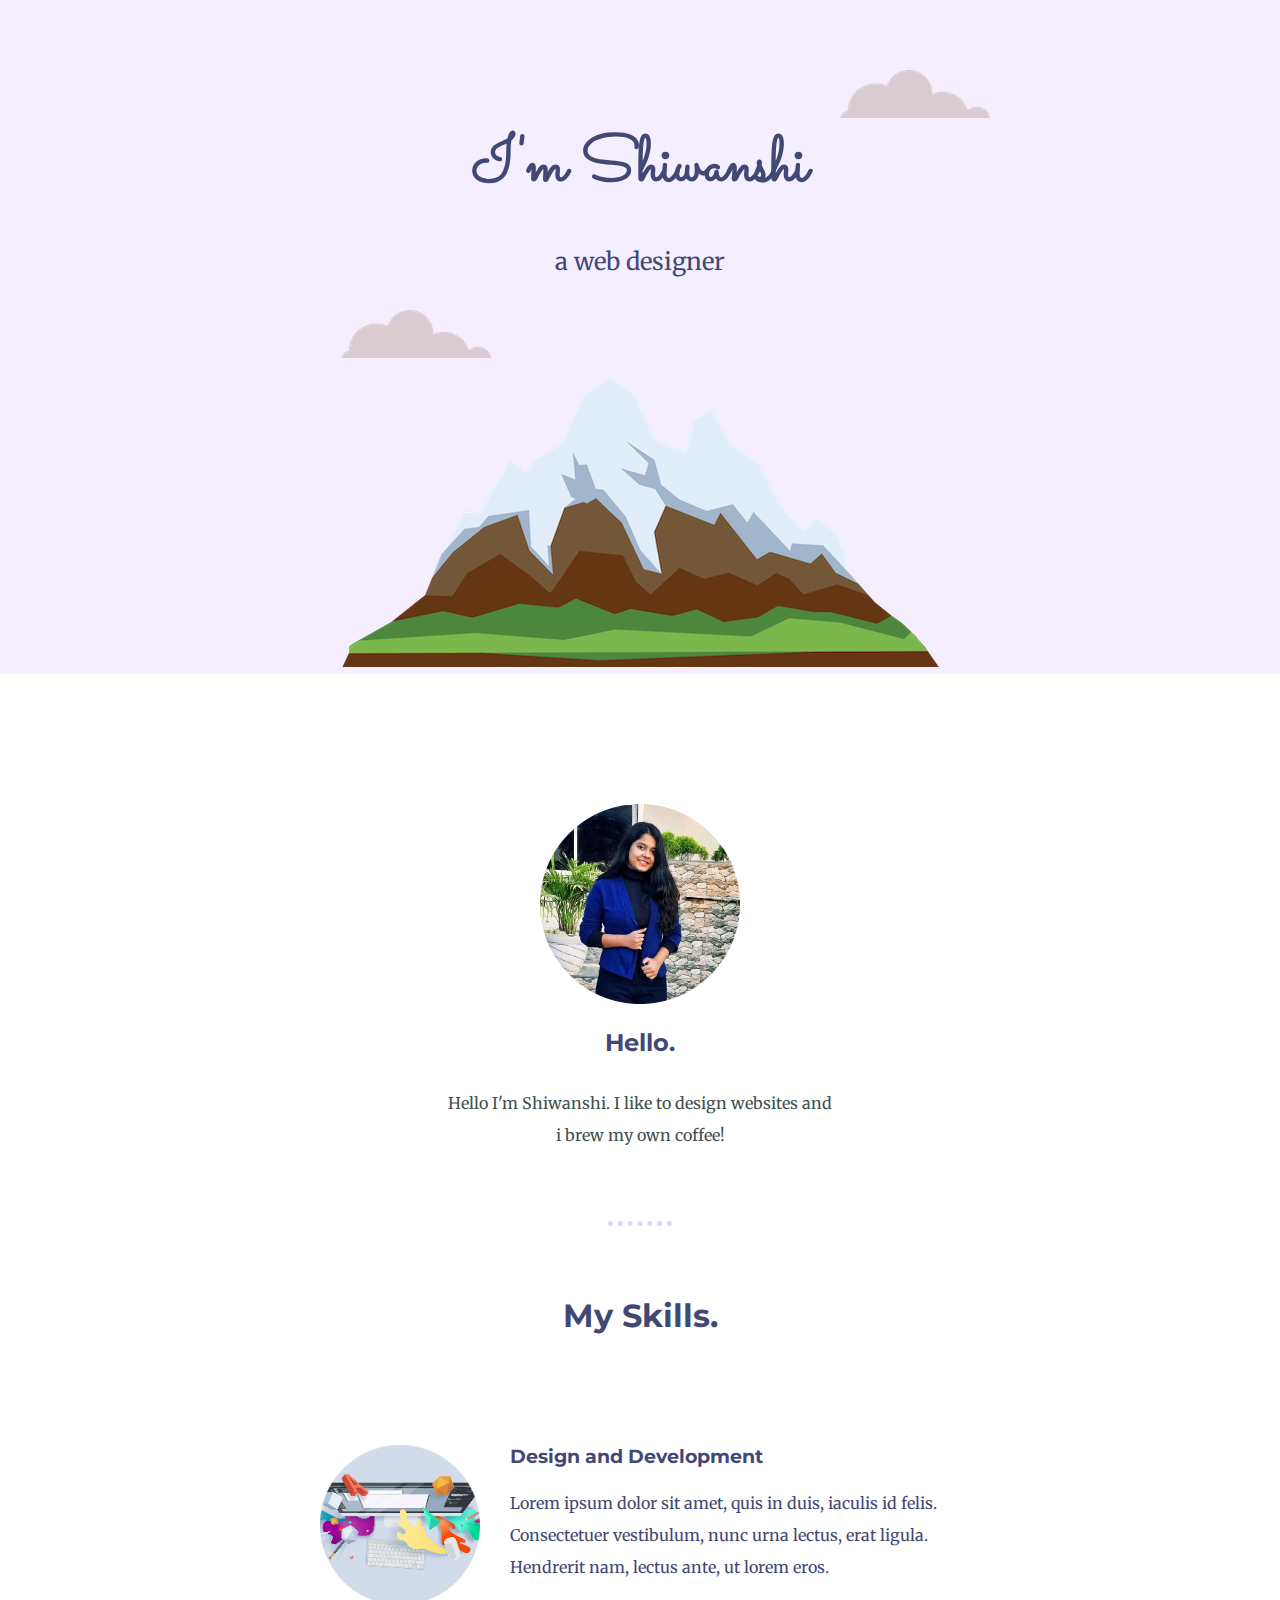
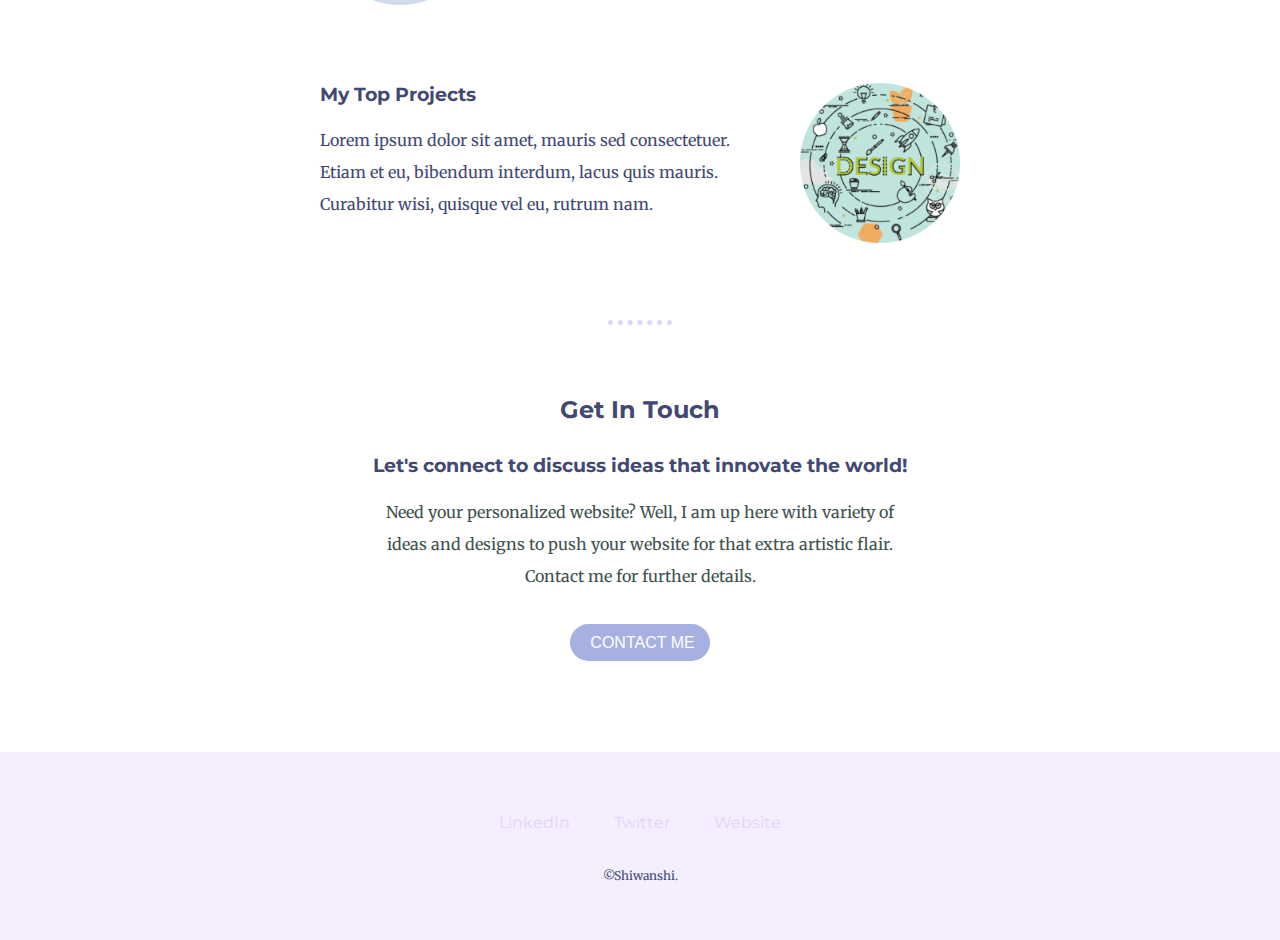
<file: css-mysite/index.html>
<!DOCTYPE html>
<html lang="en">

<head>
  <meta charset="UTF-8">
  <meta http-equiv="X-UA-Compatible" content="IE=edge">
  <meta name="viewport" content="width=\, initial-scale=1.0">
  <title>Shiwanshi</title>
  <link rel="stylesheet" href="css/style.css">
  <link type="image/png" sizes="16x16" rel="icon" href="favicon.png?v=2">
  <link rel="preconnect" href="https://fonts.googleapis.com">
  <link rel="preconnect" href="https://fonts.gstatic.com" crossorigin>
  <link href="https://fonts.googleapis.com/css2?family=Merriweather&family=Montserrat&family=Sacramento&display=swap"
    rel="stylesheet">
</head>

<body>
  <div class="top-container">
    <img class="top-cloud" src="images/cloud.png" alt="cloud">
    <h1>I'm Shiwanshi</h1>
    <p>a web designer</p>
    <img class="bottom-cloud" src="images/cloud.png" alt="cloud">
    <img src="images/mountain.png" alt="mountain">

  </div>

  <div class="middle-container">
    <div class="profile">
      <img class="shiw" src="images/shiw.jpg" alt="">
      <h2>Hello.</h2>
      <p class="intro">Hello I'm Shiwanshi. I like to design websites and i brew my own coffee! </p>
    </div>
    <hr>
    <div class="skills">
      <h2 class="skills-head">My Skills.</h2>
      <div class="skill-row">
        <img class="image-1" src="images/skills.jpg" alt="">
        <h3> Design and Development </h3>
        <p>Lorem ipsum dolor sit amet, quis in duis, iaculis id felis. Consectetuer vestibulum, nunc urna lectus, erat
          ligula. Hendrerit nam, lectus ante, ut lorem eros.</p>
      </div>
      <div class="skill-row">
        <img class="image-2" src="images/project.jpg" alt="">
        <h3>My Top Projects</h3>
        <p>Lorem ipsum dolor sit amet, mauris sed consectetuer. Etiam et eu, bibendum interdum, lacus quis mauris.
          Curabitur wisi, quisque vel eu, rutrum nam.</p>
      </div>
    </div>
    <hr>
    <div class="contact-me">
      <h2>Get In Touch</h2>
      <h3>Let's connect to discuss ideas that innovate the world!</h3>
      <p class="contact">Need your personalized website? Well, I am up here with variety of ideas and designs to push
        your website for that extra artistic flair. Contact me for further details.</p>
      <a class="btn" href="mailto:name@email.com">CONTACT ME</a>
    </div>
  </div>

  <div class="bottom-container">
    <a class="footer-link" href="https://www.linkedin.com/">LinkedIn</a>
    <a class="footer-link" href="https://twitter.com/">Twitter</a>
    <a class="footer-link" href="https://www.appbrewery.co/">Website</a>
    <p class="copyright">©Shiwanshi.</p>
  </div>

</body>

</html>
</file>
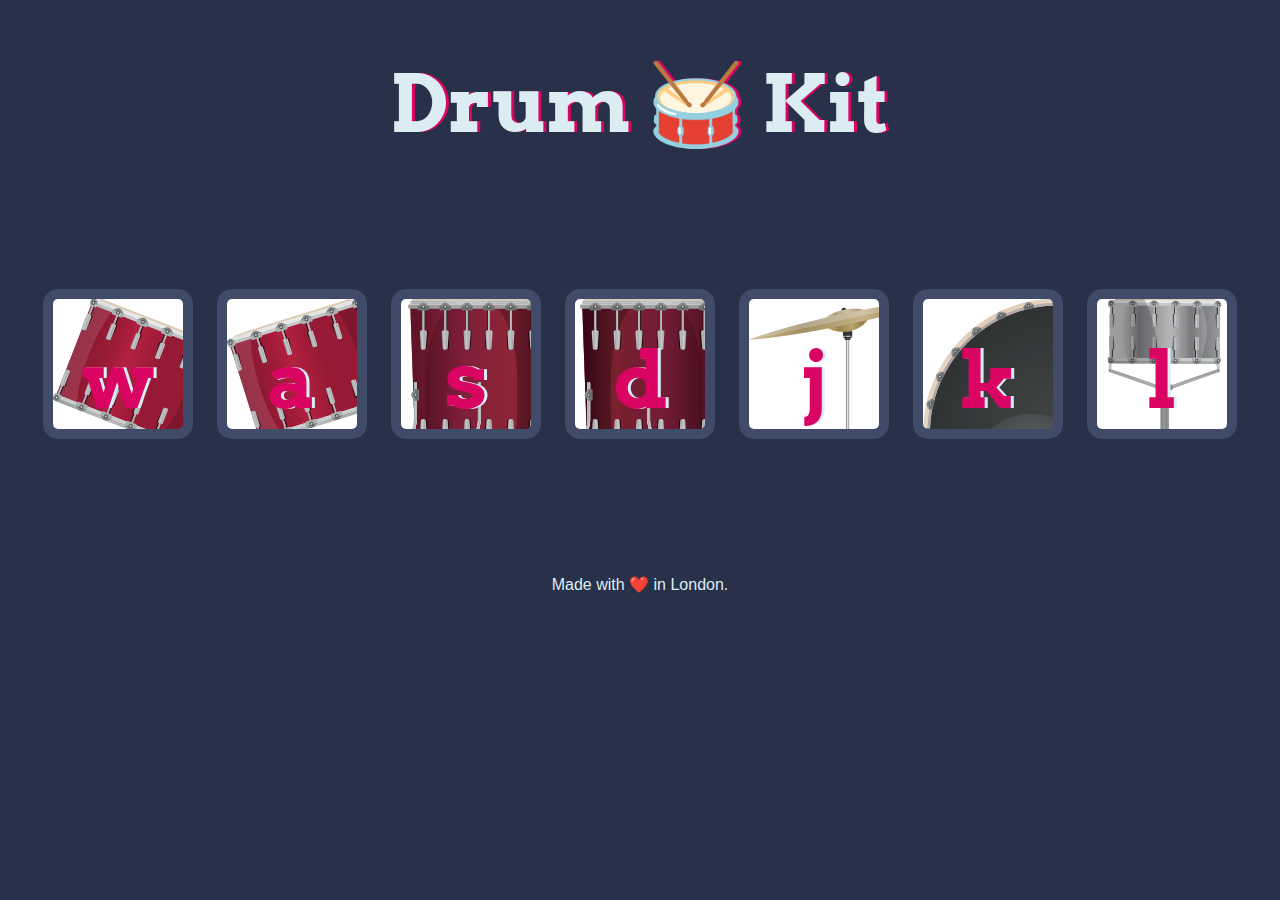
<file: Drum Kit/index.html>
<!DOCTYPE html>
<html lang="en" dir="ltr">

<head>
  <meta charset="utf-8">
  <title>Drum Kit</title>
  <link rel="stylesheet" href="styles.css">
  <link href="https://fonts.googleapis.com/css?family=Arvo" rel="stylesheet">
  <link rel="stylesheet" href="styles.css">
</head>

<body>

  <h1 id="title">Drum 🥁 Kit</h1>
  <div class="set">
    <button class="w drum">w</button>
    <button class="a drum">a</button>
    <button class="s drum">s</button>
    <button class="d drum">d</button>
    <button class="j drum">j</button>
    <button class="k drum">k</button>
    <button class="l drum">l</button>
  </div>


  <footer>
    Made with ❤️ in London.
  </footer>

  <script src="index.js"></script>
</body>

</html>
</file>
<file: css-mysite/css/style.css>
body{
    margin: 0;
    text-align: center;
    font-family: 'Merriweather', serif;
    color: #40514E;
}

p{
    line-height: 2;
}

.top-container{
    background-color: #F4EEFF;
    position: relative;
    padding-top: 70px;
}

.skills{
    color: #424874;
}

.shiw{
    margin-top: 30px;
}

.skills-head{
    font-size: 2rem ;
}

.skill-row{
    width: 50%;
    margin: 100px auto 100px auto;
    text-align: left;
}

.image-1{
    width: 25%;
    float: left;
    margin-right: 30px;

}

.top-container{
    color: #424874;
    font-size: 1.5rem;
}

.intro{
    width: 30%;
    margin: auto;
}

.contact{
    width: 40%;
    margin: auto;
    margin-bottom: 40px;
}

.middle-container{
    margin: 100px 0px;
}

.image-2{
    width: 25%;
    float: right;
    margin-left: 30px;
}

h1{
    font-size: 4rem;
    margin: 50px auto 0px auto;
    font-family: 'Sacramento', cursive;
    color: #424874;
}

h2{
    font-family: 'Montserrat', sans-serif;
    color: #424874;
    padding-bottom: 10px;
}

h3{
    font-family: 'Montserrat', sans-serif;
    color: #424874;
}

.bottom-cloud{
    position: absolute;
    margin-right: 300px;
    margin-bottom: 20px;
}

.top-cloud{
    position: absolute;
    margin-left: 200px;
    margin-top: 0px;
}

.btn {
    -webkit-border-radius: 28;
    -moz-border-radius: 28;
    border-radius: 28px;
    font-family: Arial;
    color: white;
    font-size: 16px;
    background: #A6B1E1;
    padding: 10px 15px 10px 20px;
    text-decoration: none;
  }
  
  .btn:hover {
    background: #DCD6F7;
    background-image: -webkit-linear-gradient(top, #DCD6F7, #A6B1E1);
    background-image: -moz-linear-gradient(top, #DCD6F7, #A6B1E1);
    background-image: -ms-linear-gradient(top, #DCD6F7, #A6B1E1);
    background-image: -o-linear-gradient(top, #DCD6F7, #A6B1E1);
    background-image: linear-gradient(to bottom, #DCD6F7, #A6B1E1);
    text-decoration: none;
  }


  hr {
    width: 5%;
    border: 5px dotted;
    border-style: none none dotted;
    color: #DCD6F7;
    margin: 70px auto 70px auto;
  }
  
 .bottom-container{
    background-color: #F4EEFF;
    padding: 60px 0px 20px;
 }

 a{
     color: #DCD6F7;
     font-family: 'Montserrat', sans-serif;
     text-decoration: none;
     margin: 10px 20px;
 }

 a:hover{
     color: #424874;
 }

 .copyright{
     color: #424874;
     font-size: 0.75rem;
     padding: 20px 0px;
 }
</file>
<file: Drum Kit/styles.css>
body {
  text-align: center;
  background-color: #283149;
}

h1 {
  font-size: 5rem;
  color: #DBEDF3;
  font-family: "Arvo", cursive;
  text-shadow: 3px 0 #DA0463;

}

footer {
  color: #DBEDF3;
  font-family: sans-serif;
}

.w {
 background-image: url("images/tom1.png");
}

.a {
  background-image: url("images/tom2.png");
}

.s {
  background-image: url("images/tom3.png");
}

.d {
  background-image: url("images/tom4.png");
}

.j {
  background-image: url("images/crash.png");
}

.k {
  background-image: url("images/kick.png");
}

.l {
  background-image: url("images/snare.png");
}

.set {
  margin: 10% auto;
}

.game-over {
  background-color: red;
  opacity: 0.8;
}

.pressed {
  box-shadow: 0 3px 4px 0 #DBEDF3;
  opacity: 0.5;
}

.red {
  color: red;
}

.drum {
  outline: none;
  border: 10px solid #404B69;
  font-size: 5rem;
  font-family: 'Arvo', cursive;
  line-height: 2;
  font-weight: 900;
  color: #DA0463;
  text-shadow: 3px 0 #DBEDF3;
  border-radius: 15px;
  display: inline-block;
  width: 150px;
  height: 150px;
  text-align: center;
  margin: 10px;
  background-color: white;
}
</file>
